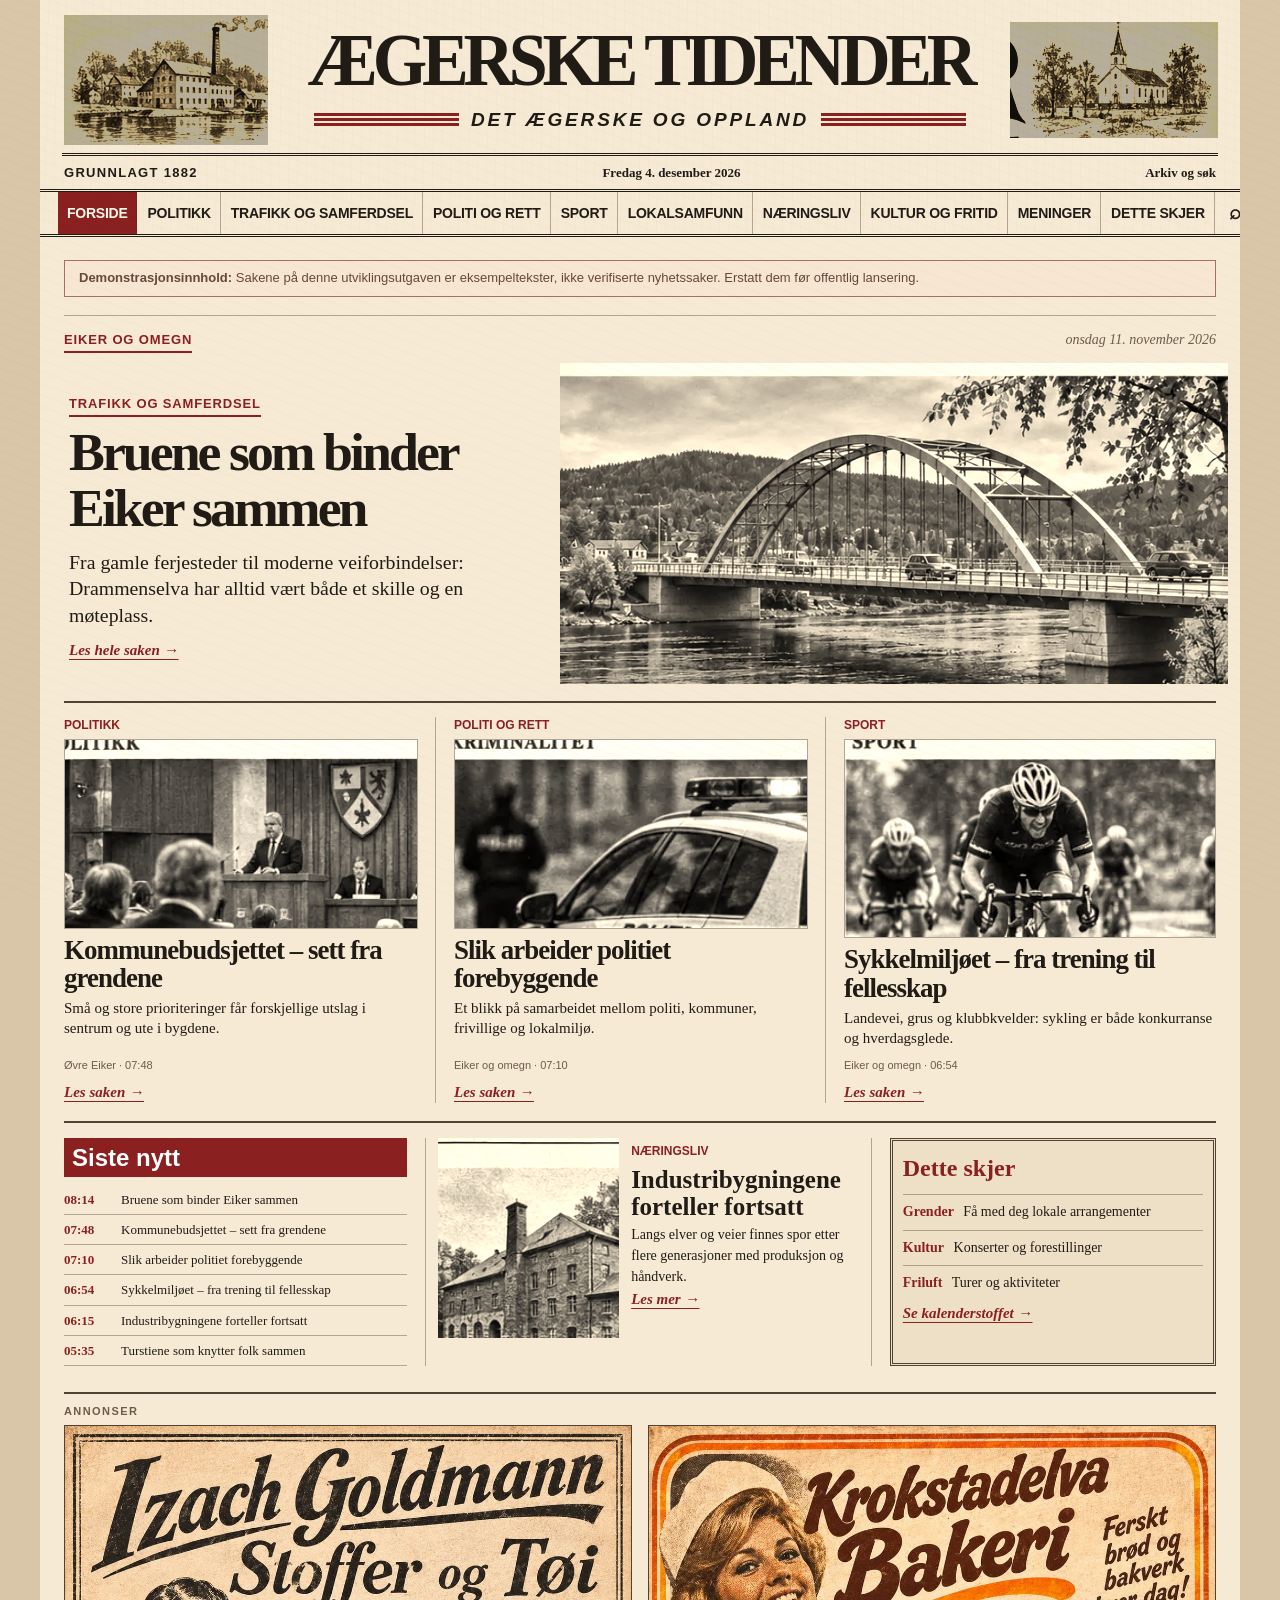
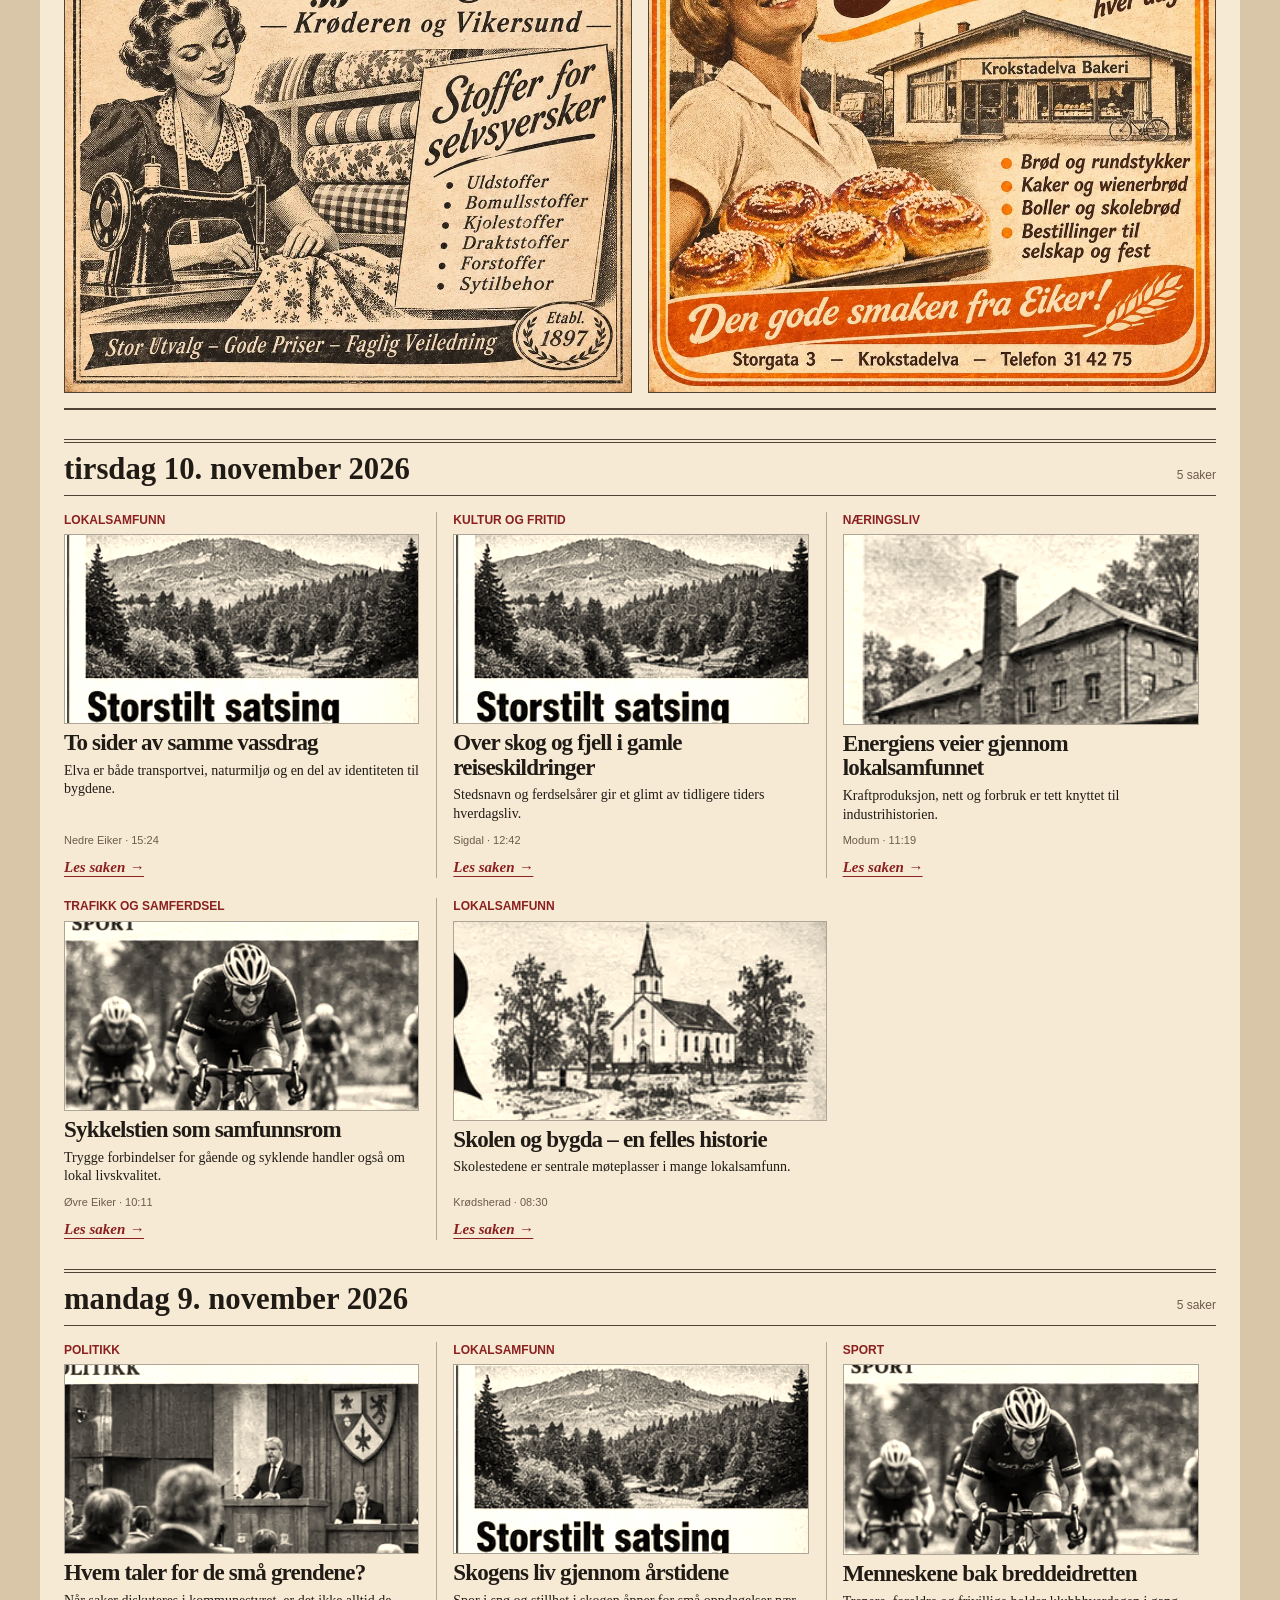
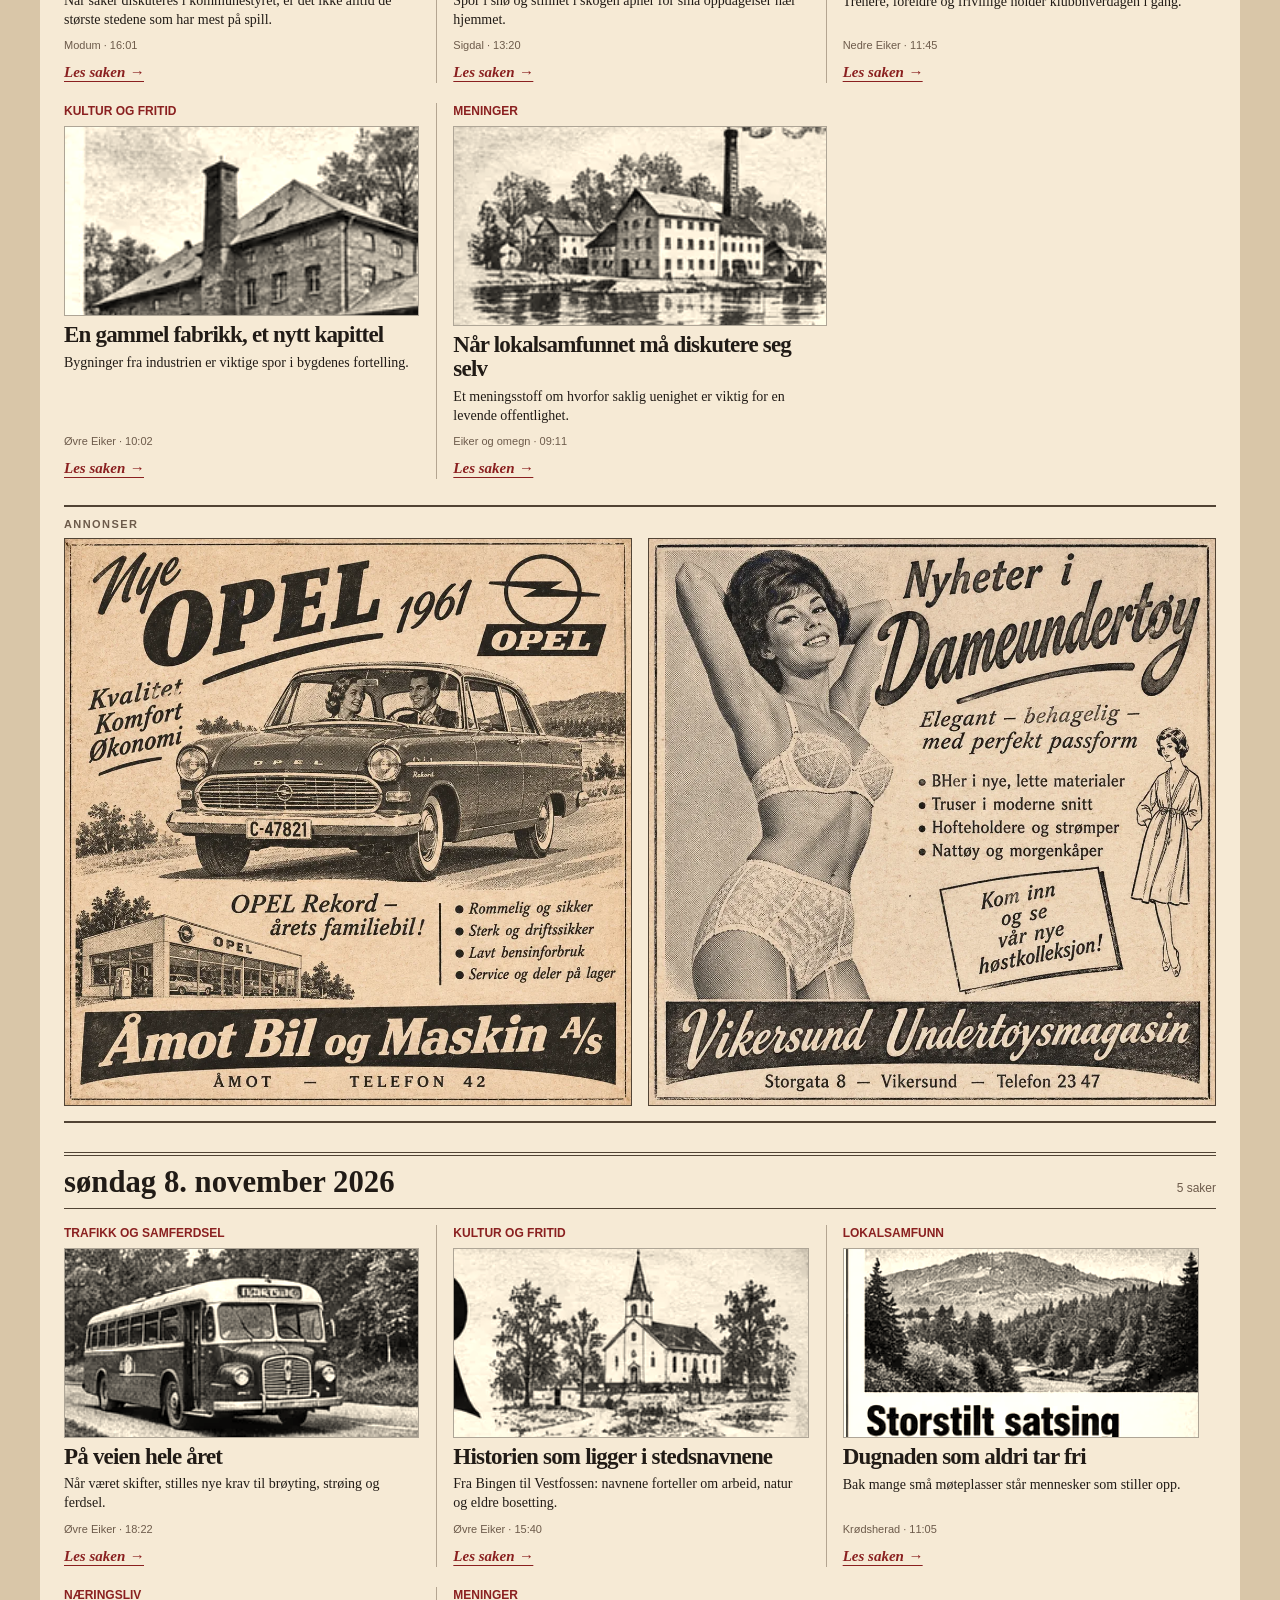
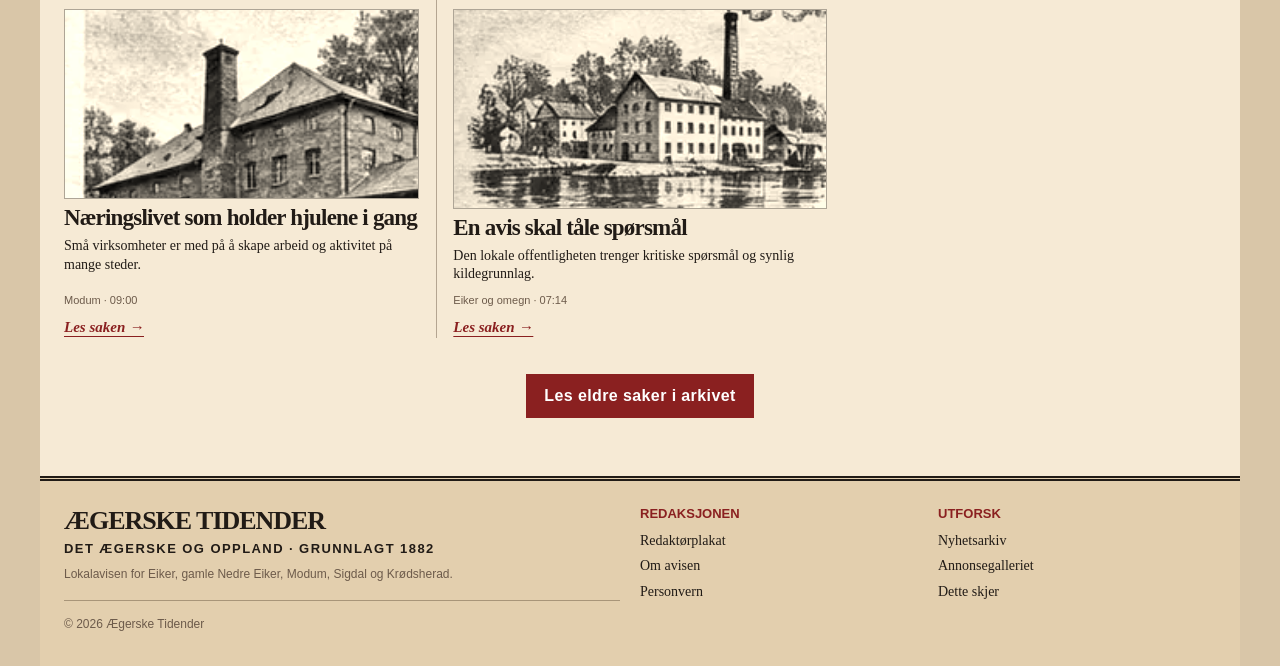
<file: index.html>
<!doctype html><html lang="nb"><head><meta charset="utf-8"><meta name="viewport" content="width=device-width,initial-scale=1"><meta name="theme-color" content="#eadcc1"><meta name="description" content="Ægerske Tidender – Det Ægerske og Oppland. Lokalavis grunnlagt 1882."><title>Ægerske Tidender – Forside</title><link rel="stylesheet" href="css/avis.css"><script defer src="js/avis.js"></script><link rel="icon" href="assets/emblem.webp" type="image/webp">
<link rel="apple-touch-icon" href="assets/emblem.png">
</head><body data-page="home"><div id="site-header"></div><main id="content" class="content"><div class="loading">Laster dagens saker …</div></main><div id="site-footer"></div></body></html>
</file>
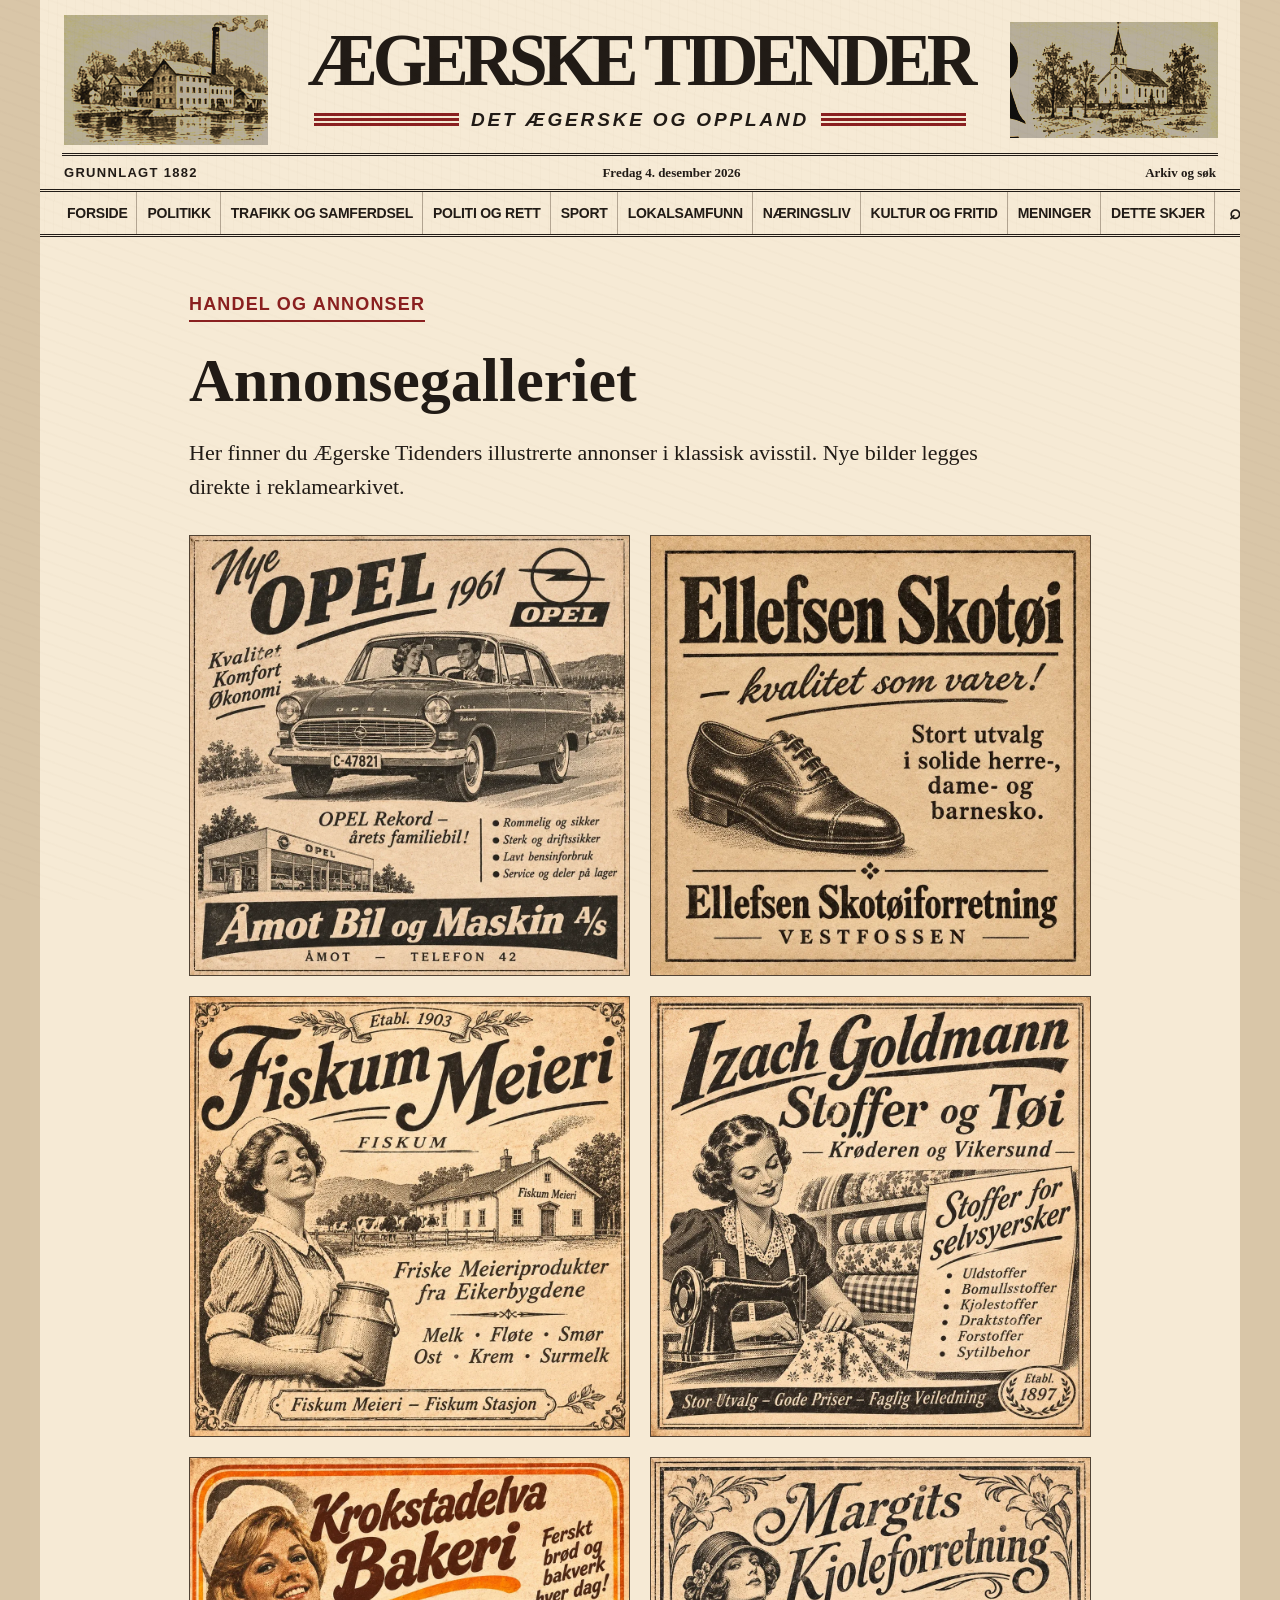
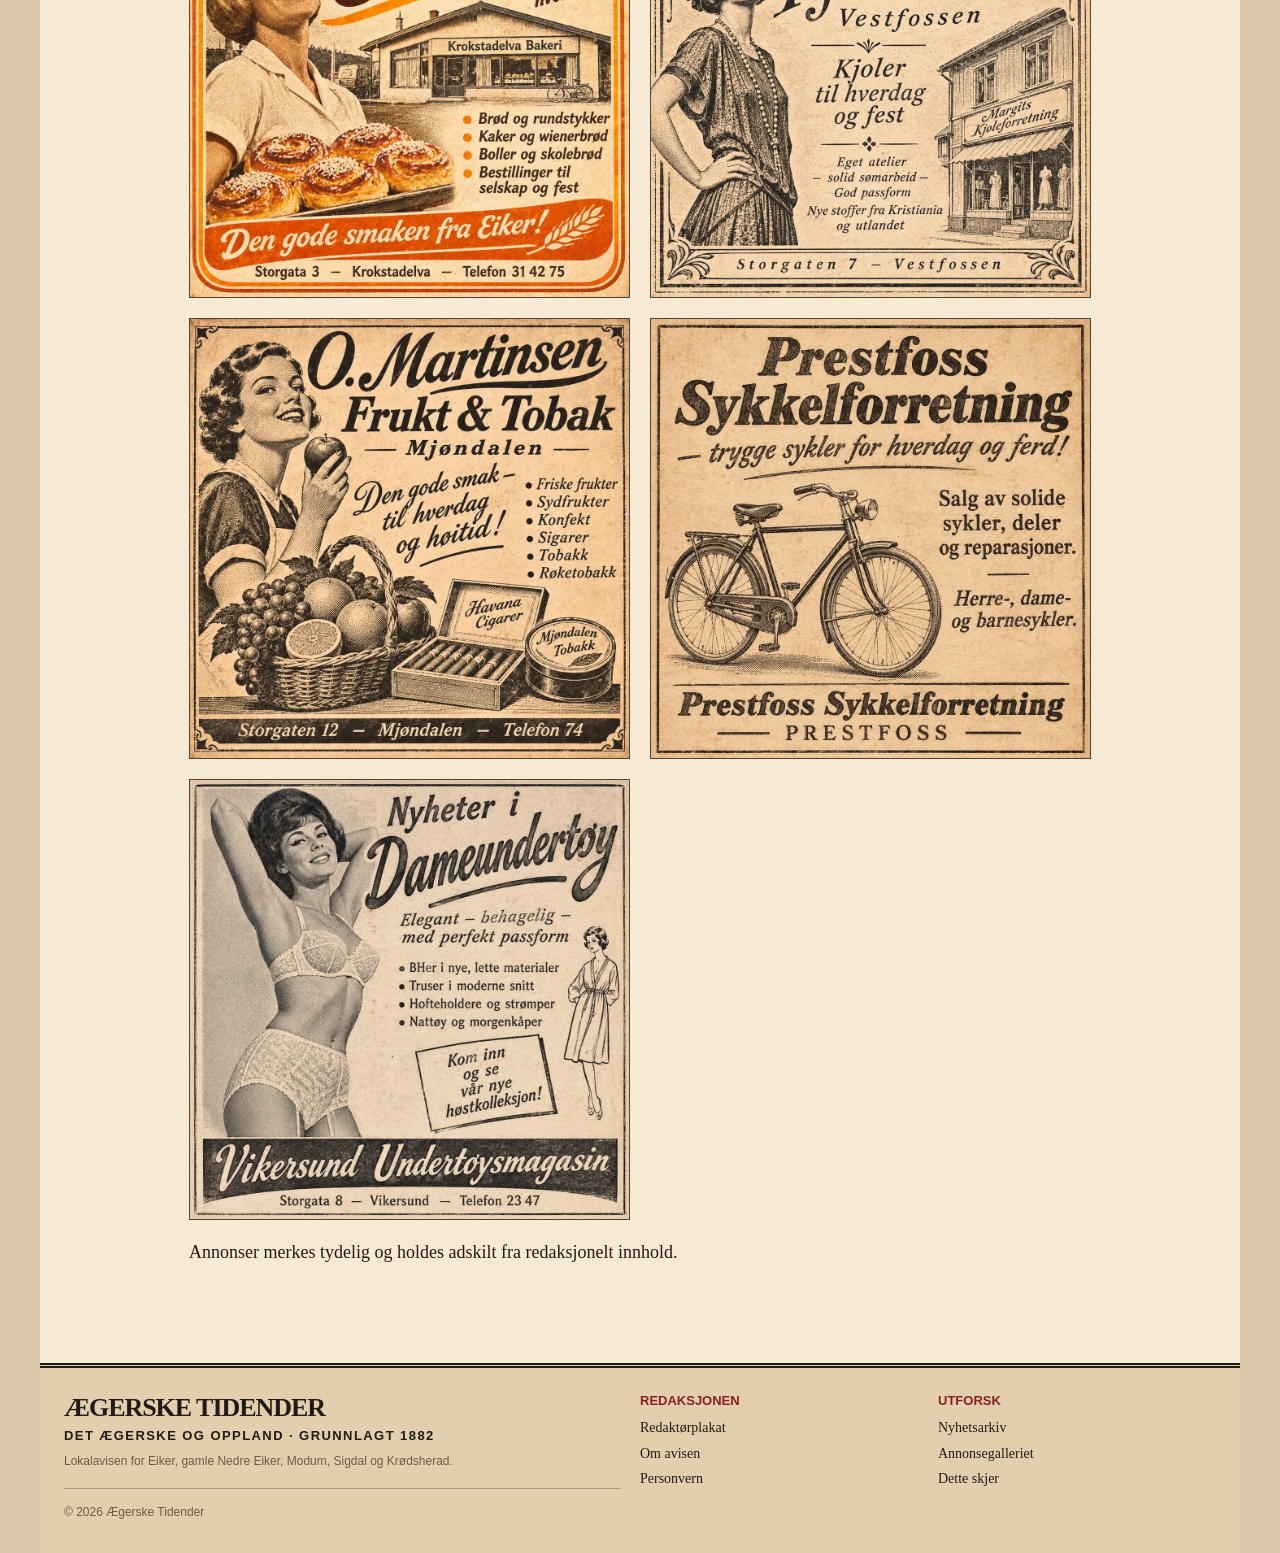
<file: annonser.html>
<!doctype html><html lang="nb"><head><meta charset="utf-8"><meta name="viewport" content="width=device-width,initial-scale=1"><meta name="theme-color" content="#eadcc1"><title>Annonser – Ægerske Tidender</title><link rel="stylesheet" href="css/avis.css"><script defer src="js/avis.js"></script><link rel="icon" href="assets/emblem.webp" type="image/webp">
<link rel="apple-touch-icon" href="assets/emblem.png">
</head><body data-page="ads"><div id="site-header"></div><main id="content" class="content"></main><div id="site-footer"></div></body></html>
</file>
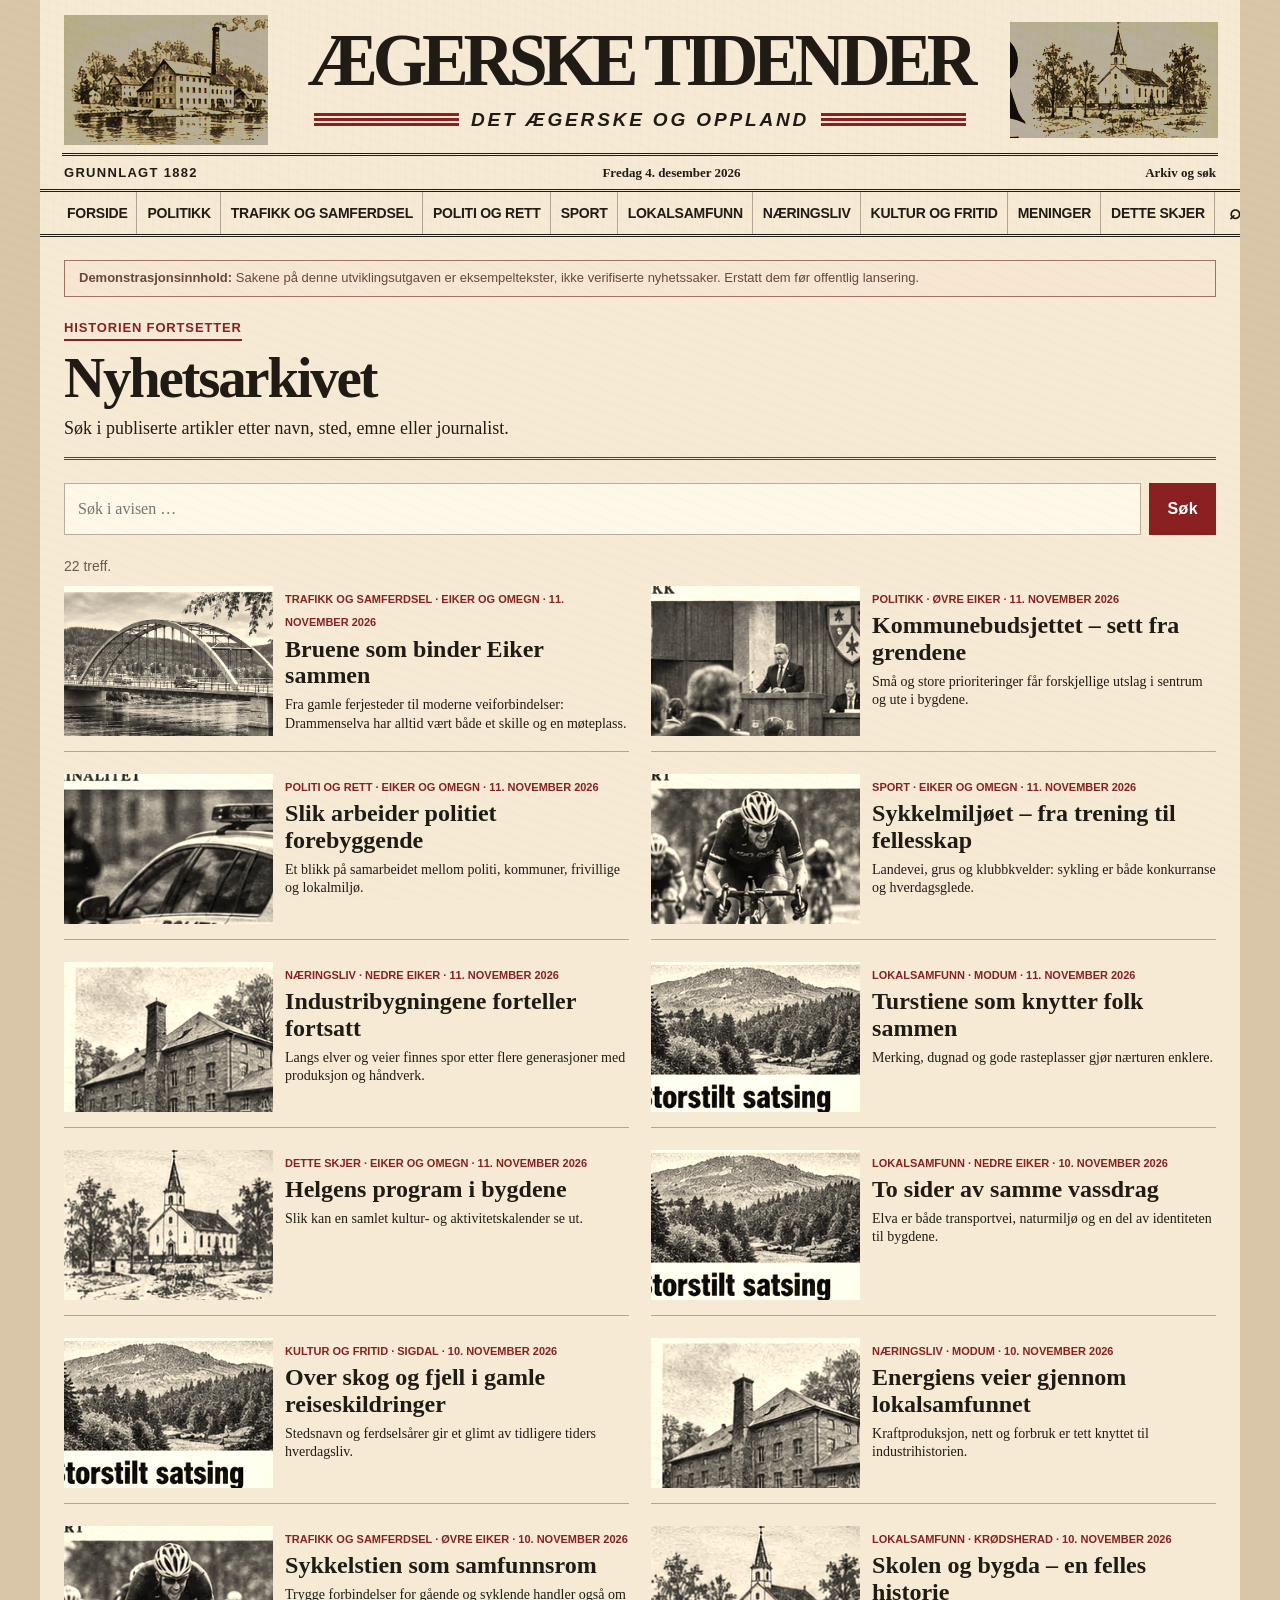
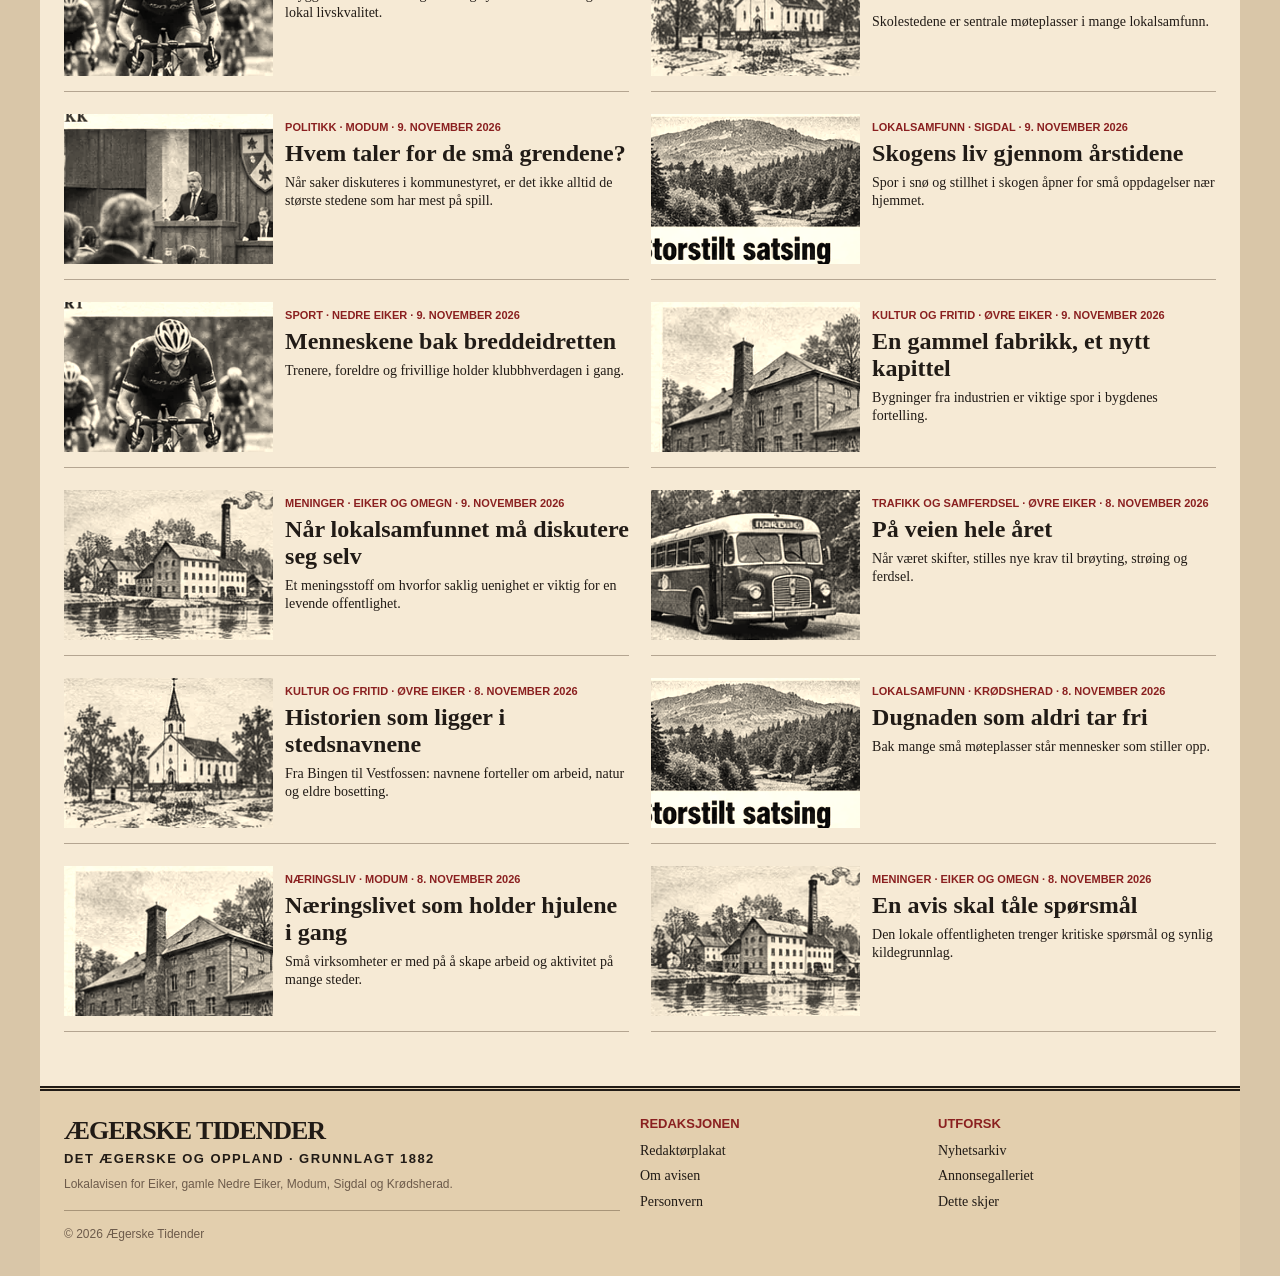
<file: arkiv.html>
<!doctype html><html lang="nb"><head><meta charset="utf-8"><meta name="viewport" content="width=device-width,initial-scale=1"><meta name="theme-color" content="#eadcc1"><title>Arkiv og søk – Ægerske Tidender</title><link rel="stylesheet" href="css/avis.css"><script defer src="js/avis.js"></script><link rel="icon" href="assets/emblem.webp" type="image/webp">
<link rel="apple-touch-icon" href="assets/emblem.png">
</head><body data-page="archive"><div id="site-header"></div><main id="content" class="content"><div class="loading">Laster arkiv …</div></main><div id="site-footer"></div></body></html>
</file>
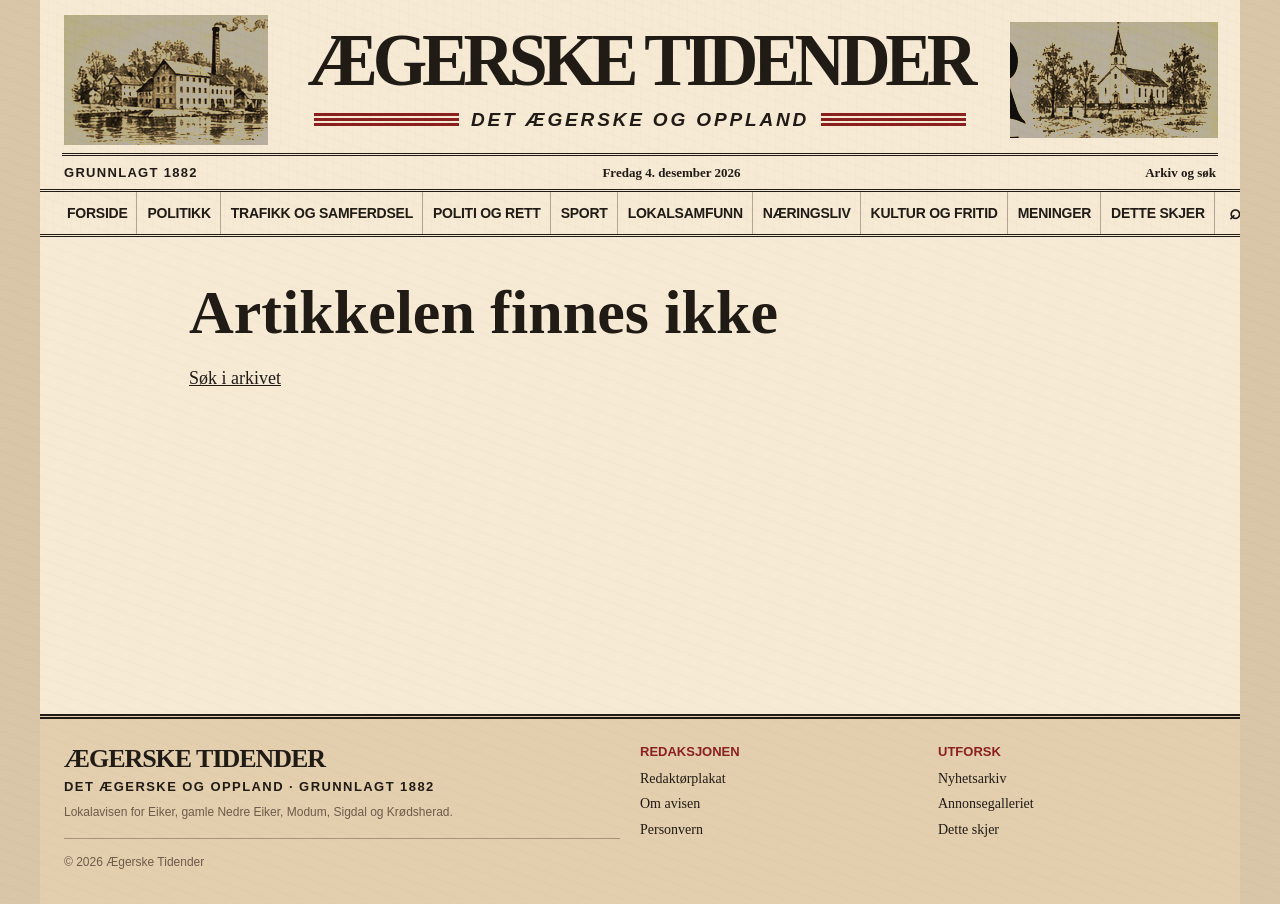
<file: artikkel.html>
<!doctype html><html lang="nb"><head><meta charset="utf-8"><meta name="viewport" content="width=device-width,initial-scale=1"><meta name="theme-color" content="#eadcc1"><title>Artikkel – Ægerske Tidender</title><link rel="stylesheet" href="css/avis.css"><script defer src="js/avis.js"></script><link rel="icon" href="assets/emblem.webp" type="image/webp">
<link rel="apple-touch-icon" href="assets/emblem.png">
</head><body data-page="article"><div id="site-header"></div><main id="content" class="content"><div class="loading">Laster artikkel …</div></main><div id="site-footer"></div></body></html>
</file>
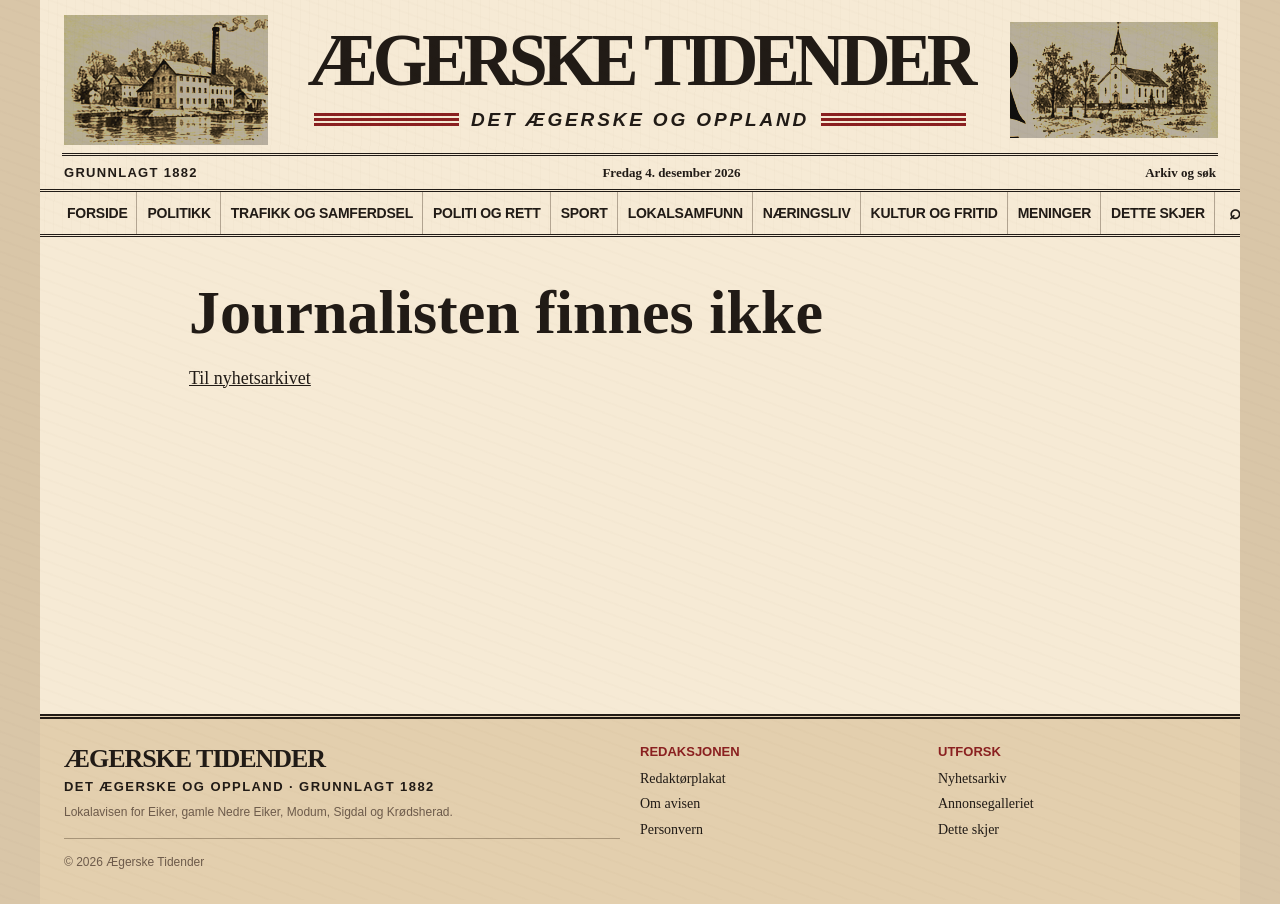
<file: journalist.html>
<!doctype html><html lang="nb"><head><meta charset="utf-8"><meta name="viewport" content="width=device-width,initial-scale=1"><meta name="theme-color" content="#eadcc1"><title>Journalist – Ægerske Tidender</title><link rel="stylesheet" href="css/avis.css"><script defer src="js/avis.js"></script><link rel="icon" href="assets/emblem.webp" type="image/webp">
<link rel="apple-touch-icon" href="assets/emblem.png">
</head><body data-page="journalist"><div id="site-header"></div><main id="content" class="content"><div class="loading">Laster journalistprofil …</div></main><div id="site-footer"></div></body></html>
</file>
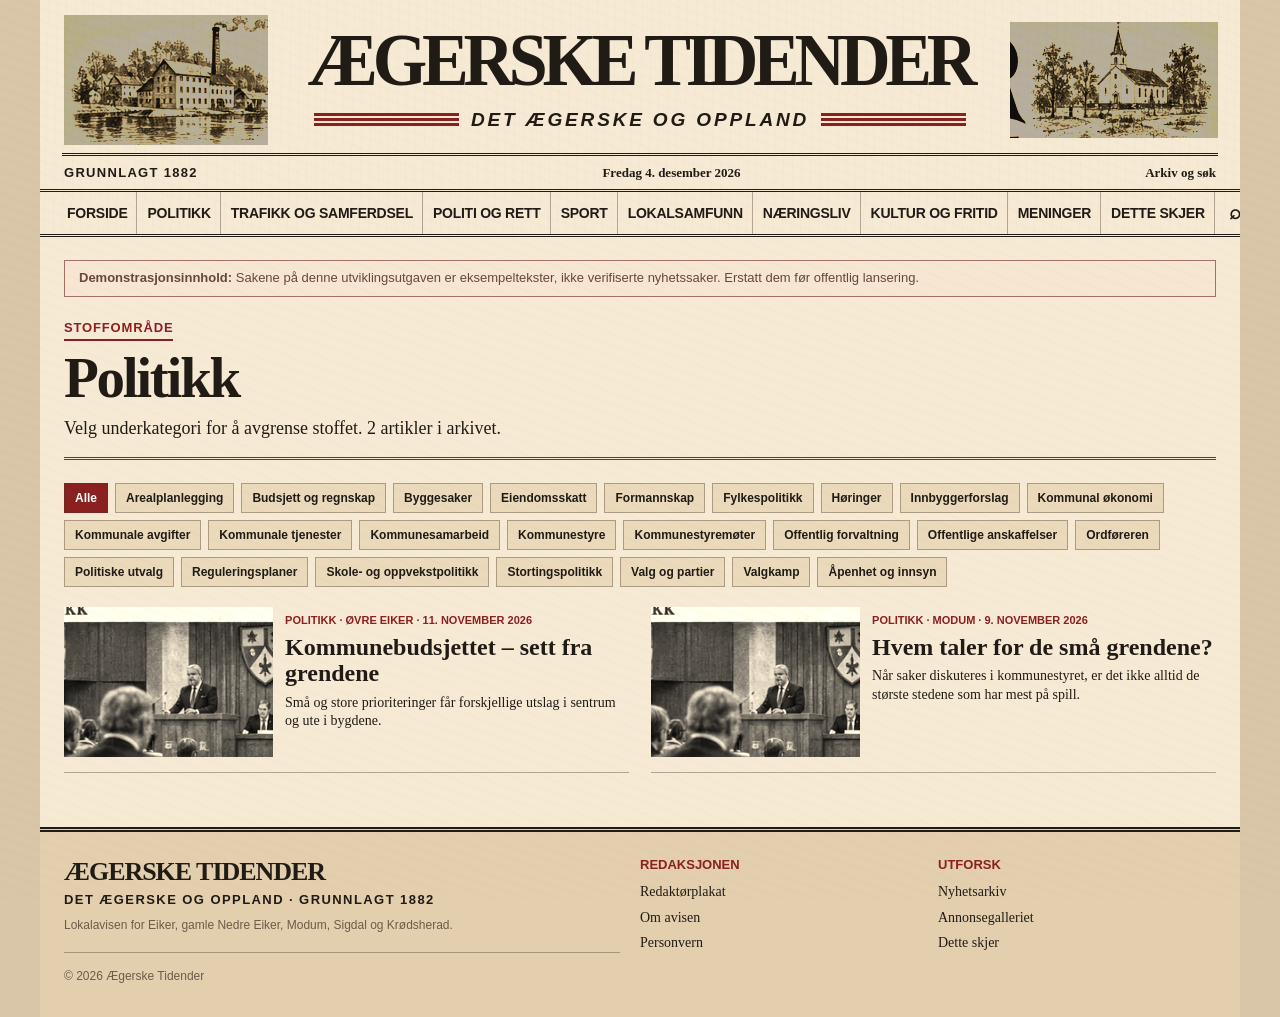
<file: kategori.html>
<!doctype html><html lang="nb"><head><meta charset="utf-8"><meta name="viewport" content="width=device-width,initial-scale=1"><meta name="theme-color" content="#eadcc1"><title>Kategorier – Ægerske Tidender</title><link rel="stylesheet" href="css/avis.css"><script defer src="js/avis.js"></script><link rel="icon" href="assets/emblem.webp" type="image/webp">
<link rel="apple-touch-icon" href="assets/emblem.png">
</head><body data-page="category"><div id="site-header"></div><main id="content" class="content"><div class="loading">Laster kategori …</div></main><div id="site-footer"></div></body></html>
</file>
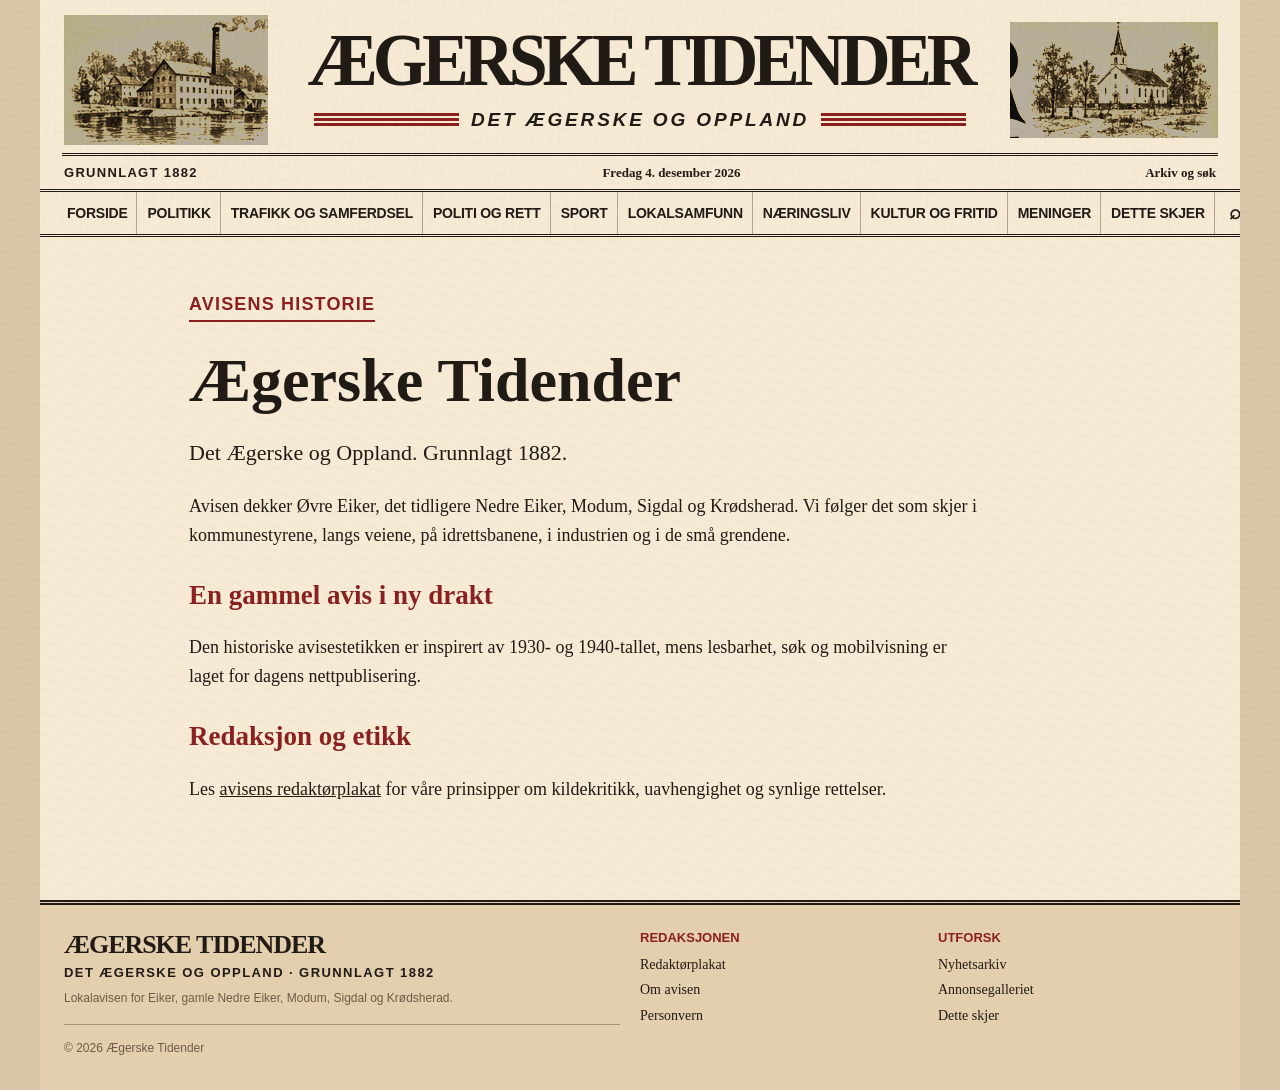
<file: om.html>
<!doctype html><html lang="nb"><head><meta charset="utf-8"><meta name="viewport" content="width=device-width,initial-scale=1"><meta name="theme-color" content="#eadcc1"><title>Om avisen – Ægerske Tidender</title><link rel="stylesheet" href="css/avis.css"><script defer src="js/avis.js"></script><link rel="icon" href="assets/emblem.webp" type="image/webp">
<link rel="apple-touch-icon" href="assets/emblem.png">
</head><body data-page="about"><div id="site-header"></div><main id="content" class="content"></main><div id="site-footer"></div></body></html>
</file>
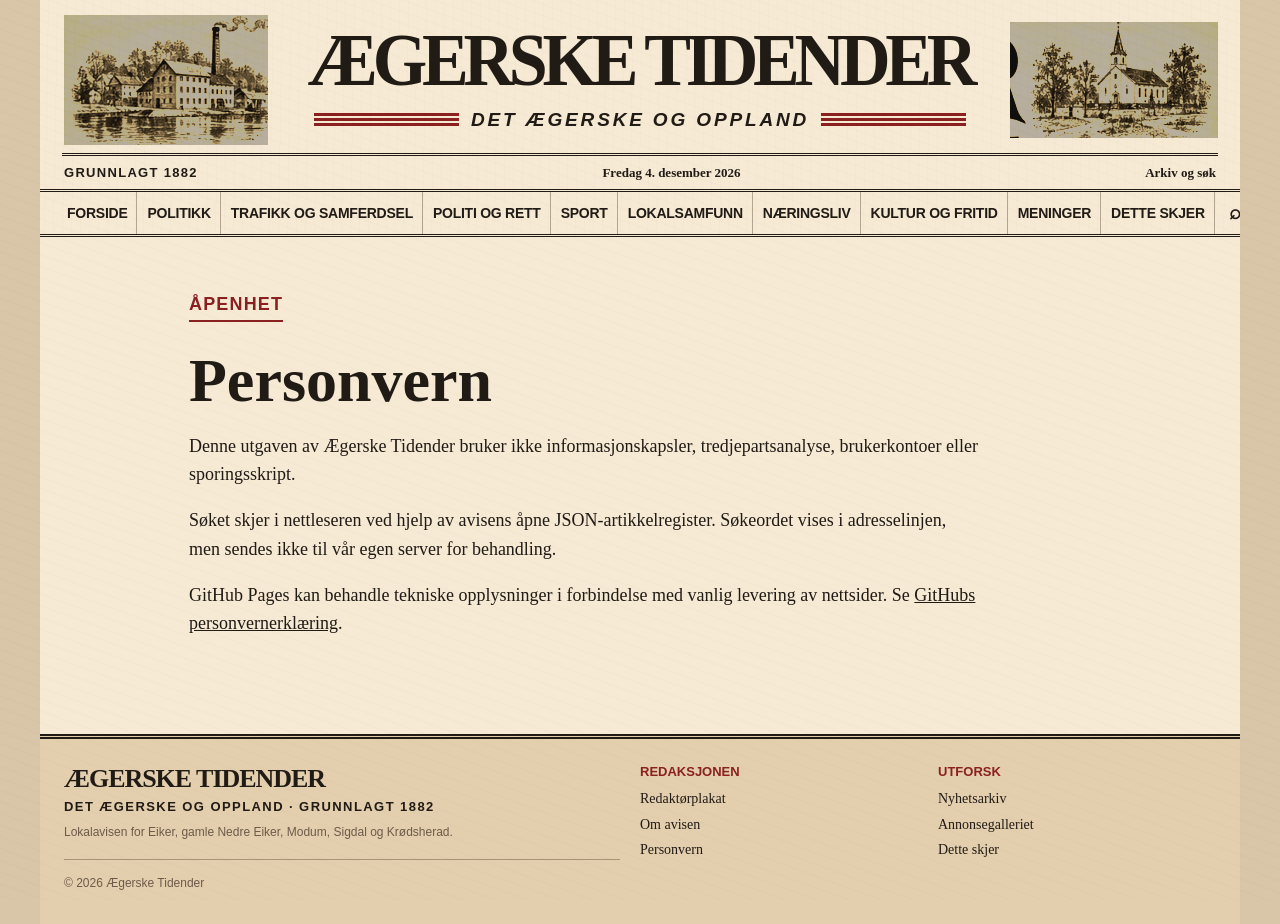
<file: personvern.html>
<!doctype html><html lang="nb"><head><meta charset="utf-8"><meta name="viewport" content="width=device-width,initial-scale=1"><meta name="theme-color" content="#eadcc1"><title>Personvern – Ægerske Tidender</title><link rel="stylesheet" href="css/avis.css"><script defer src="js/avis.js"></script><link rel="icon" href="assets/emblem.webp" type="image/webp">
<link rel="apple-touch-icon" href="assets/emblem.png">
</head><body data-page="privacy"><div id="site-header"></div><main id="content" class="content"></main><div id="site-footer"></div></body></html>
</file>
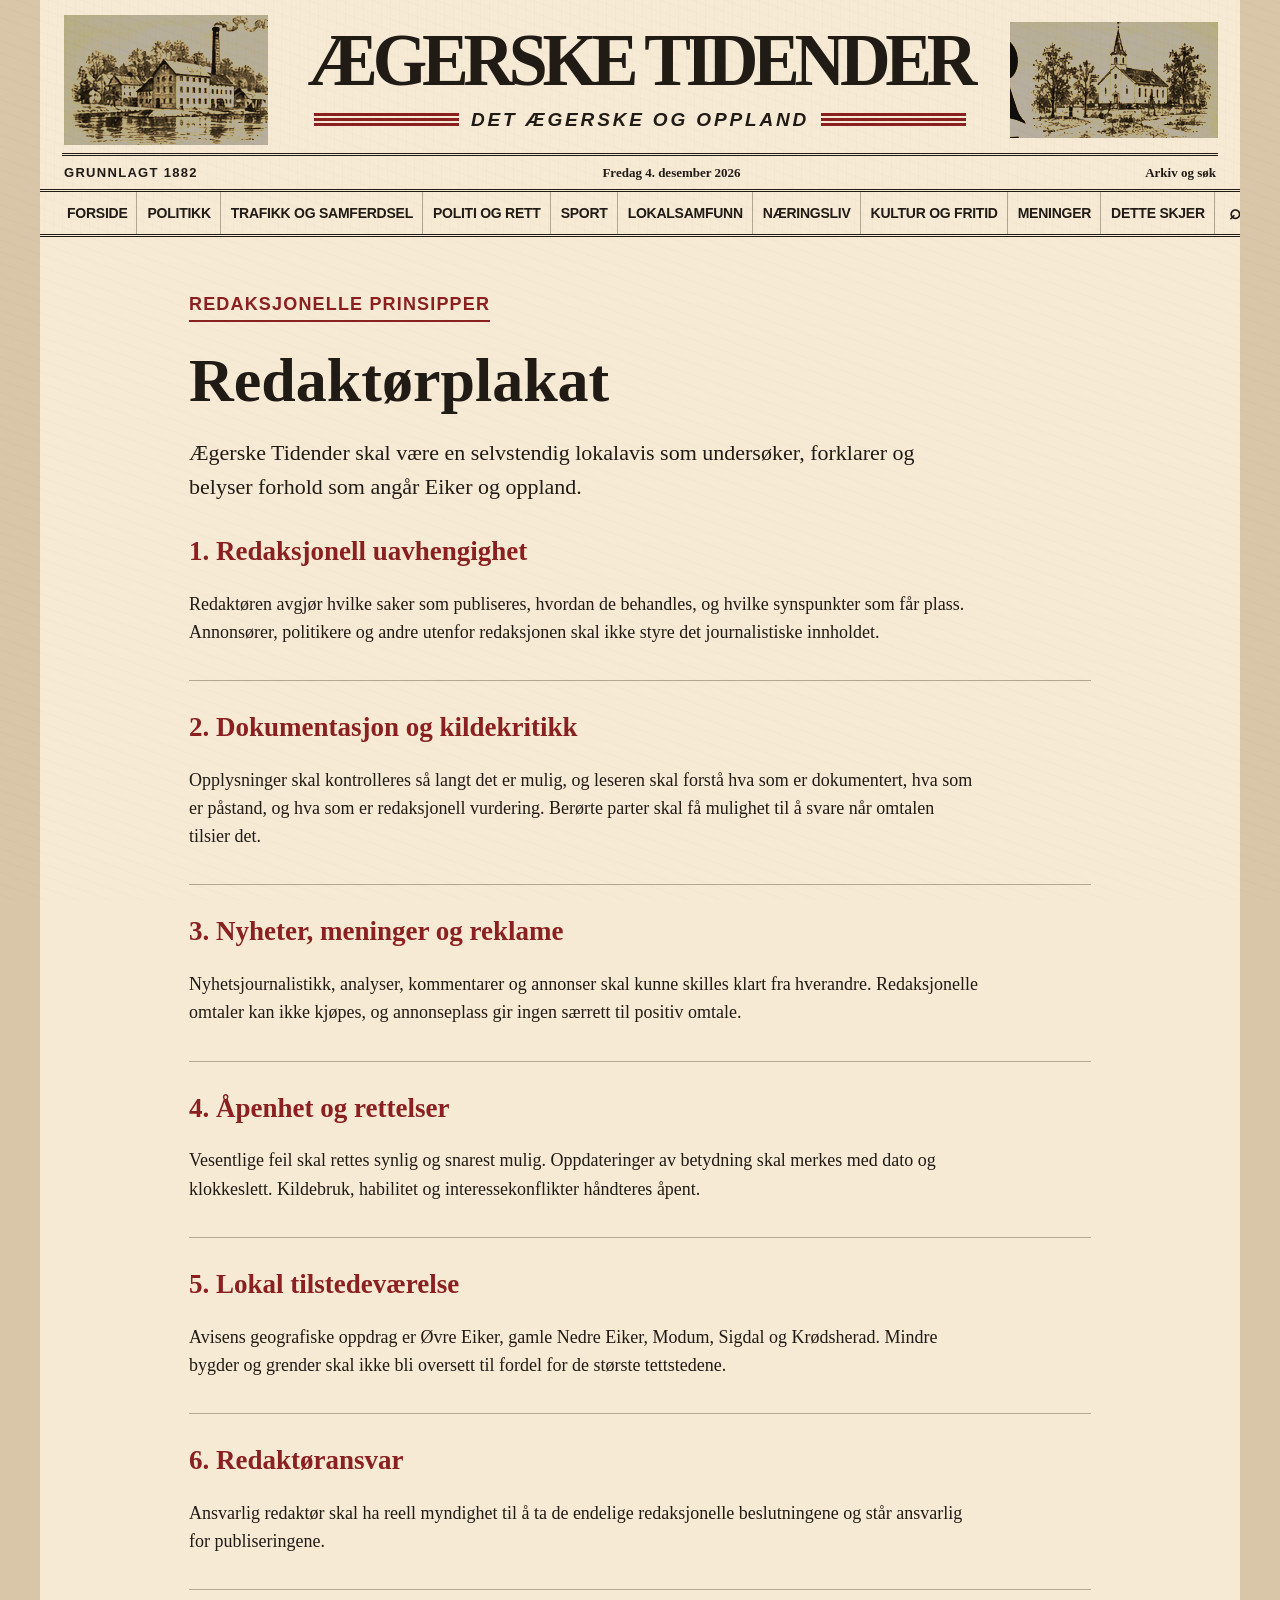
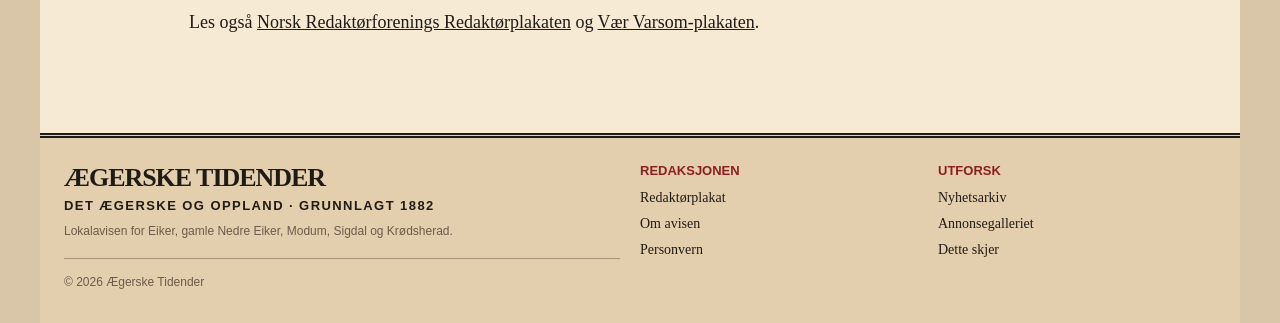
<file: redaktorplakat.html>
<!doctype html><html lang="nb"><head><meta charset="utf-8"><meta name="viewport" content="width=device-width,initial-scale=1"><meta name="theme-color" content="#eadcc1"><title>Redaktørplakat – Ægerske Tidender</title><link rel="stylesheet" href="css/avis.css"><script defer src="js/avis.js"></script><link rel="icon" href="assets/emblem.webp" type="image/webp">
<link rel="apple-touch-icon" href="assets/emblem.png">
</head><body data-page="editor"><div id="site-header"></div><main id="content" class="content"></main><div id="site-footer"></div></body></html>
</file>
<file: css/avis.css>
:root {--paper:#efe2c8;--paper-light:#f6ead5;--ink:#211b16;--muted:#6d5b4b;--red:#8a2020;--line:#514334;--border:rgba(71,53,36,.38);--sans:'Arial Narrow','Franklin Gothic Medium',Arial,sans-serif;--serif:Georgia,'Times New Roman',serif;}
*{box-sizing:border-box}html{scroll-behavior:smooth}body{margin:0;color:var(--ink);background:#d9c6a8;font-family:var(--serif);line-height:1.47}
body::before{content:'';position:fixed;inset:0;pointer-events:none;z-index:30;opacity:.16;background-image:repeating-linear-gradient(20deg,transparent 0 3px,rgba(80,56,24,.07) 4px 5px,transparent 6px 11px)}
a{color:inherit}a:hover{color:var(--red)}button,input{font:inherit}button{cursor:pointer}button:focus-visible,a:focus-visible,input:focus-visible{outline:3px solid var(--red);outline-offset:3px}
.site-shell{max-width:1200px;margin:auto;background:var(--paper-light);min-height:100vh;box-shadow:0 0 24px #5b473b50;position:relative}
.site-shell::after{content:'';position:absolute;inset:0;pointer-events:none;background:repeating-linear-gradient(91deg,transparent 0 8px,rgba(87,67,44,.015) 8px 9px);mix-blend-mode:multiply}
.masthead{max-width:1200px;margin:0 auto;background:var(--paper-light);padding:15px 22px 0;border-bottom:3px double var(--ink)}.masthead-grid{display:grid;grid-template-columns:minmax(110px,1fr) minmax(0,3.4fr) minmax(110px,1fr);align-items:center;gap:16px;border-bottom:3px double var(--ink);padding-bottom:8px}
.masthead-engraving{width:100%;aspect-ratio:1.6;object-fit:contain;filter:sepia(1) contrast(1.5) brightness(.73);mix-blend-mode:multiply;opacity:.94}
.logo-wrap{text-align:center;min-width:0}.masthead-name{display:inline-block;white-space:nowrap;font-family:Georgia,'Times New Roman',serif;font-weight:900;letter-spacing:-.075em;font-size:clamp(27px,5.8vw,73px);line-height:.97;text-decoration:none;text-transform:uppercase;font-stretch:condensed;transform:scaleX(.96)}.masthead-name:hover{color:var(--ink)}
.masthead-tagline{display:flex;align-items:center;justify-content:center;gap:12px;margin-top:9px;font-family:var(--sans);font-size:clamp(11px,1.5vw,19px);font-weight:900;letter-spacing:.15em;text-transform:uppercase;font-style:italic;white-space:nowrap}.deco-line{height:3px;position:relative;background:var(--red);flex:1;max-width:145px;box-shadow:0 5px var(--red),0 -5px var(--red)}
.masthead-meta{display:flex;justify-content:space-between;align-items:center;gap:14px;padding:7px 2px;font-size:13px;font-weight:700}.meta-founded{text-transform:uppercase;letter-spacing:.1em;font-family:var(--sans)}
.primary-nav{max-width:1200px;margin:0 auto;background:var(--paper-light);border-bottom:3px double var(--ink);padding:0 18px;display:flex;align-items:stretch;gap:1px;overflow-x:auto;scrollbar-width:thin;scrollbar-color:#9f8c77 transparent}.primary-nav a{text-decoration:none;white-space:nowrap;padding:11px 9px 10px;font-family:var(--sans);font-weight:800;font-size:clamp(11px,1.13vw,14px);text-transform:uppercase;border-right:1px solid var(--border);letter-spacing:-.018em}.primary-nav a:hover,.primary-nav a[aria-current=page]{background:var(--red);color:#fff8e8}.nav-search{border:0;background:transparent;min-width:38px;font-size:20px;font-family:var(--sans);font-weight:bold;color:var(--ink);margin-left:auto}.nav-search:hover{background:var(--red);color:white}
.search-drawer{max-width:1200px;margin:auto;background:#e7d3b3;padding:12px 24px;display:none;gap:10px;border-bottom:2px solid var(--ink)}.search-drawer.open{display:flex}.search-drawer input{padding:10px 12px;flex:1;min-width:0;background:#fff7e9;border:1px solid var(--line)}.search-drawer button,.btn{padding:10px 18px;background:var(--red);color:white;border:0;font-family:var(--sans);font-weight:800;letter-spacing:.025em;text-decoration:none;display:inline-block}.btn:hover,.search-drawer button:hover{background:#5e1010;color:white}
.content{max-width:1200px;min-height:400px;margin:auto;background:var(--paper-light);padding:23px 24px 54px}.content>:first-child{margin-top:0}.loading{min-height:50vh;text-align:center;padding-top:70px;color:var(--muted)}
.demo-notice{border:1px solid #a67160;background:#f6e6d2;padding:8px 14px;font-size:13px;margin:0 0 18px;font-family:var(--sans);line-height:1.45;color:#67483b}.demo-notice strong{font-weight:900}
.eyebrow{font-family:var(--sans);font-weight:900;color:var(--red);font-size:13px;text-transform:uppercase;letter-spacing:.065em}.eyebrow.underlined{display:inline-block;padding-bottom:2px;border-bottom:2px solid var(--red)}.line-title{font-family:var(--sans);font-size:24px;text-transform:uppercase;letter-spacing:.03em;border-bottom:3px double var(--ink);padding-bottom:7px;margin:2px 0 17px}
.front-heading{display:flex;align-items:baseline;justify-content:space-between;gap:12px;border-top:1px solid var(--border);padding-top:14px;margin-bottom:10px}.front-heading .date-label{font-size:14px;color:var(--muted);font-style:italic}
.hero{display:grid;grid-template-columns:42% 58%;min-height:340px;border-bottom:2px solid var(--line);margin-bottom:14px;padding-bottom:17px;text-decoration:none;gap:12px}.hero-copy{position:relative;z-index:1;padding:16px 0 10px 5px;align-self:center}.hero-copy h1{font-size:clamp(33px,4.2vw,60px);line-height:1.04;letter-spacing:-.055em;margin:8px 0 12px;font-weight:900}.hero-copy .ingress{font-size:clamp(16px,1.55vw,22px);line-height:1.33;margin:0 0 10px}.readmore{display:inline-block;color:var(--red);font-weight:bold;font-style:italic;text-decoration:underline;text-underline-offset:4px;font-size:15px}.hero img{width:100%;height:100%;min-height:310px;object-fit:cover;filter:grayscale(1) sepia(.45) contrast(1.05)}
.story-grid{display:grid;grid-template-columns:repeat(3,minmax(0,1fr));gap:18px;margin-bottom:18px}.story-card{text-decoration:none;display:flex;flex-direction:column;min-width:0;border-right:1px solid var(--border);padding-right:17px}.story-card:last-child{border-right:0;padding-right:0}.story-card .card-photo{width:100%;aspect-ratio:1.87;object-fit:cover;filter:grayscale(1) sepia(.35) contrast(1.06);border:1px solid rgba(83,66,46,.25);background:#c5b29a}.story-card h3{font-size:clamp(19px,2.1vw,28px);line-height:1.07;letter-spacing:-.035em;margin:7px 0 6px}.story-card p{font-size:15px;line-height:1.33;margin:0 0 8px;flex:1}.story-card .card-meta{font-family:var(--sans);font-size:11px;color:var(--muted);margin:0 0 8px}.story-card:hover h3{color:var(--red)}.card-kicker{font-family:var(--sans);font-size:12px;font-weight:900;color:var(--red);text-transform:uppercase;margin:0 0 5px}
.middle-grid{display:grid;grid-template-columns:1fr 1.3fr .95fr;gap:18px;align-items:stretch;padding-top:15px;border-top:2px solid var(--line)}.ticker{min-width:0}.ticker h2{font-family:var(--sans);font-size:24px;background:var(--red);color:white;padding:2px 8px;margin:0 0 8px}.ticker ul{padding:0;margin:0;list-style:none}.ticker li{display:grid;grid-template-columns:50px 1fr;gap:7px;border-bottom:1px solid var(--border);padding:5px 0;font-size:13px}.ticker time{color:var(--red);font-weight:bold}.ticker a{text-decoration:none}.minor-feature{display:grid;grid-template-columns:43% 1fr;gap:12px;text-decoration:none;border-inline:1px solid var(--border);padding:0 12px;min-width:0}.minor-feature img{width:100%;height:100%;max-height:200px;object-fit:cover;filter:grayscale(1) sepia(.45)}.minor-feature h3{font-size:25px;margin:5px 0;line-height:1.08}.minor-feature p{font-size:14px;margin:0}.calendar-box{border:3px double var(--line);padding:10px;background:#eee0c6}.calendar-box h2{font-size:24px;margin:0 0 8px;color:var(--red)}.calendar-box ul{list-style:none;padding:0;margin:0}.calendar-box li{border-top:1px solid var(--border);padding:7px 0;font-size:14px}.calendar-box strong{color:var(--red);margin-right:6px}
.ad-strip{border-top:2px solid var(--line);border-bottom:2px solid var(--line);margin:26px 0;padding:11px 0 15px}.ad-strip h2{font:800 11px var(--sans);text-transform:uppercase;letter-spacing:.13em;color:var(--muted);margin:0 0 8px}.ad-grid{display:grid;grid-template-columns:repeat(3,minmax(0,1fr));gap:12px}.ad{min-width:0;position:relative;display:flex;flex-direction:column;justify-content:space-between;text-align:center;text-decoration:none;min-height:170px;padding:13px 12px;border:3px double var(--ink);background:#e4d2b1;color:var(--ink);box-shadow:inset 0 0 0 4px #e4d2b1,inset 0 0 0 5px rgba(38,31,23,.35)}.ad:hover{background:#d9c4a5;color:var(--ink)}.ad .ad-brand{font-family:var(--serif);font-weight:900;font-size:clamp(21px,2.3vw,32px);line-height:1.05;text-transform:uppercase;letter-spacing:-.04em}.ad .ad-tagline{font:italic 700 15px var(--serif);color:var(--red);margin:5px 0}.ad .ad-description{font-size:13px;line-height:1.3;margin:5px 0}.ad .ad-note{font:700 11px var(--sans);letter-spacing:.09em;text-transform:uppercase;border-top:1px solid var(--line);padding-top:6px}.ad.sko:before,.ad.melk:before,.ad.radio:before,.ad.sykkel:before,.ad.ull:before{font-size:22px;line-height:1;display:block;margin-bottom:7px}.ad.sko:before{content:'◆ ◆ ◆'}.ad.melk:before{content:'✦  M  ✦'}.ad.radio:before{content:')))  ◉  ((('}.ad.sykkel:before{content:'◉—◉'}.ad.ull:before{content:'❖ ❖ ❖'}
.day-section{margin-top:29px;border-top:4px double var(--line);padding-top:10px}.day-header{display:flex;align-items:baseline;justify-content:space-between;gap:8px;border-bottom:1px solid var(--line);margin-bottom:16px;padding-bottom:8px}.day-header h2{margin:0;font-size:clamp(23px,2.4vw,32px);line-height:1.1}.day-header span{font-family:var(--sans);font-size:12px;color:var(--muted)}.day-grid{display:grid;grid-template-columns:repeat(3,minmax(0,1fr));gap:20px 16px}.day-grid .story-card:nth-child(3n){border:0}.day-grid .story-card p{font-size:14px}.day-grid .story-card h3{font-size:23px}.day-footer{text-align:right;margin:20px 0 2px}.archive-cta{text-align:center;margin:36px auto 4px}
.page-intro{margin:8px 0 23px;border-bottom:3px double var(--line);padding-bottom:16px}.page-intro h1{font-size:clamp(36px,4.5vw,57px);line-height:1.05;letter-spacing:-.04em;margin:7px 0 7px}.page-intro .intro-lead{max-width:810px;font-size:18px;margin:0}.filter-pills{display:flex;flex-wrap:wrap;gap:7px;margin:12px 0 20px}.filter-pills a{font:700 12px var(--sans);padding:7px 10px;border:1px solid var(--border);text-decoration:none;background:#ead9ba}.filter-pills a.selected,.filter-pills a:hover{background:var(--red);color:white}
.listing{display:grid;grid-template-columns:repeat(2,minmax(0,1fr));gap:22px}.list-item{display:grid;grid-template-columns:37% 1fr;gap:12px;border-bottom:1px solid var(--border);padding-bottom:15px;text-decoration:none}.list-item img{width:100%;height:150px;object-fit:cover;filter:grayscale(1) sepia(.4)}.list-item h3{font-size:24px;line-height:1.12;margin:3px 0 7px}.list-item p{font-size:14px;line-height:1.3;margin:0}.list-item small{font:700 11px var(--sans);color:var(--red);text-transform:uppercase}
.breadcrumbs{font-size:13px;padding:0 0 13px;border-bottom:1px solid var(--border);margin-bottom:16px}.breadcrumbs a{text-decoration:none}.breadcrumbs span{color:var(--muted)}.article-container{max-width:1040px;margin:auto}.article-kicker{margin-top:15px}.article-title{max-width:900px;font-size:clamp(39px,6vw,72px);letter-spacing:-.048em;line-height:1.04;margin:9px 0 14px}.article-ingress{font-size:clamp(20px,2.3vw,27px);line-height:1.31;margin:0 0 16px;max-width:900px}.byline{display:flex;align-items:center;flex-wrap:wrap;gap:12px;color:#5f4b3a;font-family:var(--sans);font-size:13px;border-top:1px solid var(--line);border-bottom:1px solid var(--line);padding:9px 0;margin:16px 0}.avatar{width:64px;height:64px;display:inline-grid;place-items:center;color:var(--red);background:#dbbea0;border:1px solid var(--border);border-radius:50%;font-family:var(--sans);font-weight:900;font-size:19px}.avatar-photo{display:block;object-fit:cover;filter:grayscale(1) sepia(.25)}.article-photo{margin:0}.article-photo img{display:block;width:100%;max-height:560px;object-fit:cover;filter:grayscale(1) sepia(.32);border:1px solid var(--border)}.article-photo figcaption{font-size:12px;font-style:italic;margin:6px 0 25px}.article-main{display:grid;grid-template-columns:1fr 260px;gap:32px;align-items:start}.article-text{font-size:20px;line-height:1.67}.article-text p{margin:0 0 23px}.article-text p:first-child::first-letter{float:left;font-size:68px;line-height:.9;padding:9px 7px 0 0}.fact-side{border:3px double var(--line);padding:15px;background:#ead9be;position:sticky;top:20px}.fact-side h3{font:900 22px var(--serif);color:var(--red);margin:0 0 8px}.fact-side dt{font-family:var(--sans);font-size:11px;text-transform:uppercase;color:var(--muted);font-weight:900;margin-top:12px}.fact-side dd{margin:2px 0;font-size:14px}.topics{border-top:1px solid var(--line);margin-top:20px;padding-top:14px;display:flex;gap:6px;flex-wrap:wrap}.topic{display:inline-block;padding:5px 9px;font:700 12px var(--sans);border:1px solid var(--border);text-decoration:none;background:#e8d4b5}.topic:hover{background:var(--red);color:white}
.related-below{border-top:4px double var(--line);padding-top:20px;margin:44px 0 0}.related-below h2{font-size:34px;margin:0 0 12px}.related-note{font-family:var(--sans);font-size:12px;color:var(--muted);margin-bottom:17px}.related-grid{display:grid;grid-template-columns:repeat(3,minmax(0,1fr));gap:19px}.related-grid .story-card:nth-child(3n){border:0}.related-grid .story-card h3{font-size:23px}.related-more{text-align:center;margin-top:22px}
.paper-sheet{max-width:930px;margin:auto;min-height:400px;padding:12px 14px 25px}.paper-sheet h1{font-size:clamp(37px,5vw,62px);margin:8px 0 15px;line-height:1.06}.paper-sheet h2{font-size:27px;margin:27px 0 7px;color:var(--red)}.paper-sheet p,.paper-sheet li{font-size:18px;line-height:1.57;max-width:790px}.paper-sheet .intro{font-size:22px}.principle{padding:0 0 16px;border-bottom:1px solid var(--border)}.principle h2{margin-bottom:3px}.ads-page-grid{display:grid;grid-template-columns:repeat(2,minmax(0,1fr));gap:20px;margin-top:30px}.ads-page-grid .ad{min-height:240px}
.archive-search{display:flex;gap:8px;margin:12px 0 23px}.archive-search input{padding:13px;background:#fff7e7;border:1px solid var(--border);flex:1;min-width:0}.status{font:14px var(--sans);color:var(--muted);margin:12px 0}
.site-footer{max-width:1200px;margin:auto;padding:25px 24px 31px;background:#e3cfae;border-top:5px double var(--ink);display:grid;grid-template-columns:2fr 1fr 1fr;gap:20px}.footer-logo{font:900 26px var(--serif);letter-spacing:-.04em}.footer-tag{font:700 13px var(--sans);letter-spacing:.11em;text-transform:uppercase;margin:5px 0}.footer-title{font:900 13px var(--sans);color:var(--red);text-transform:uppercase;margin-bottom:10px}.site-footer a{display:block;text-decoration:none;margin:5px 0;font-size:14px}.site-footer small{font:12px var(--sans);line-height:1.35;color:var(--muted)}.footnote{border-top:1px solid var(--border);padding-top:10px;margin-top:16px;color:var(--muted)}
@media(max-width:900px){.masthead{padding:12px 14px 0}.masthead-grid{gap:8px}.masthead-name{font-size:clamp(23px,6vw,60px)}.content{padding:18px 16px 42px}.story-grid{gap:12px}.story-card{padding-right:11px}.middle-grid{grid-template-columns:1fr 1fr}.calendar-box{grid-column:1/-1}.minor-feature h3{font-size:22px}.ad-grid{grid-template-columns:repeat(2,1fr)}.ad-grid .ad:last-child{display:none}.primary-nav{padding:0 10px}}
@media(max-width:650px){.masthead-grid{grid-template-columns:1fr;gap:0;padding-bottom:10px}.masthead-engraving{display:none}.masthead-name{font-size:clamp(36px,10vw,66px);letter-spacing:-.08em}.masthead-tagline{font-size:12px;letter-spacing:.13em}.deco-line{max-width:45px}.masthead-meta{font-size:11px}.primary-nav a{font-size:12px;padding:11px 10px}.front-heading{align-items:center}.hero{grid-template-columns:1fr;gap:0}.hero-copy{padding:0 1px 7px}.hero img{height:auto;min-height:0;aspect-ratio:1.7;grid-row:1}.hero-copy h1{font-size:41px}.hero-copy .ingress{font-size:18px}.story-grid{grid-template-columns:1fr;gap:15px}.story-card,.story-card:last-child{display:grid;grid-template-columns:40% 1fr;column-gap:12px;padding:0 0 14px;border-right:0;border-bottom:1px solid var(--border)}.story-card img{grid-row:1/span 5;aspect-ratio:1.1;height:100%}.story-card h3{font-size:23px}.story-card p{display:none}.story-card .card-kicker{margin-top:0}.middle-grid{grid-template-columns:1fr}.minor-feature{border-inline:0;border-top:1px solid var(--border);padding:14px 0}.calendar-box{grid-column:auto}.ad-grid,.day-grid,.listing,.related-grid,.ads-page-grid{grid-template-columns:1fr}.ad-grid .ad:last-child{display:flex}.ad{min-height:150px}.day-grid .story-card{display:grid;grid-template-columns:40% 1fr}.day-grid .story-card:nth-child(3n){border-bottom:1px solid var(--border)}.day-grid .story-card h3{font-size:22px}.list-item{grid-template-columns:38% 1fr}.list-item h3{font-size:21px}.list-item img{height:110px}.article-title{font-size:43px}.article-ingress{font-size:20px}.article-main{grid-template-columns:1fr}.article-text{font-size:18px}.fact-side{position:static}.related-grid .story-card{display:grid;grid-template-columns:40% 1fr}.related-grid .story-card:nth-child(3n){border-bottom:1px solid var(--border)}.related-grid .story-card h3{font-size:21px}.site-footer{grid-template-columns:1fr 1fr;padding:20px}.site-footer>div:first-child{grid-column:1/-1}.archive-search{flex-wrap:wrap}.archive-search input{flex-basis:100%}}
@media(prefers-reduced-motion:reduce){html{scroll-behavior:auto}}

/* Journalistprofiler og klikkbare bylines */
.author-name{font-weight:800;text-decoration:none;border-bottom:1px solid transparent}
.author-name:hover{border-bottom-color:currentColor}
.author-portrait-link{display:inline-grid;flex-shrink:0;text-decoration:none;border-radius:50%}
.author-portrait-link:hover .avatar,.author-portrait-link:focus-visible .avatar{box-shadow:0 0 0 3px var(--red)}
.journalist-profile-head{display:flex;gap:24px;align-items:center;border-bottom:3px double var(--line);padding:18px 0 28px;margin-bottom:28px}
.journalist-profile-photo .avatar{width:128px;height:128px;font-size:36px}
.journalist-profile h1{font-size:clamp(36px,5vw,62px);line-height:1.1;margin:9px 0 12px}
.journalist-profile h2{font-size:clamp(25px,3vw,36px)}
.profile-role{font-family:var(--sans);font-weight:700;font-size:17px;margin:0 0 8px}
.profile-bio{max-width:650px;font-size:17px}
.profile-count{color:var(--muted);font-family:var(--sans);font-weight:700;font-size:13px}
@media(max-width:620px){.journalist-profile-head{align-items:flex-start;gap:15px}.journalist-profile-photo .avatar{width:80px;height:80px;font-size:23px}}

/* Levererte illustrerte annonser; originalformatet er kvadratisk. */
.ad.ad-image{min-height:0;aspect-ratio:1/1;display:block;overflow:hidden;padding:0;background:#e8d6b8;border:1px solid var(--line);box-shadow:none}
.ad-image img{display:block;width:100%;height:100%;object-fit:contain;filter:none}
.ad-grid{grid-template-columns:repeat(2,minmax(0,1fr));gap:18px;align-items:start}
.ads-page-grid .ad.ad-image{min-height:0}
.article-ad-slot{margin:34px auto 0;max-width:340px;text-align:center;border-top:1px solid var(--border);padding-top:10px}
.article-ad-slot h2{font:800 11px var(--sans);letter-spacing:.14em;text-transform:uppercase;color:var(--muted);margin:0 0 10px}
@media(max-width:900px){.ad-grid .ad:last-child{display:block}}
@media(max-width:650px){.ad-grid{grid-template-columns:1fr;max-width:480px;margin-inline:auto}.ad-grid .ad:last-child{display:block}}

/* Rotasjon: to annonser øverst, to eller tre i neste annonsebånd */
.ad-grid{grid-template-columns:repeat(auto-fit,minmax(min(100%,225px),1fr));gap:16px}
.ad-grid .ad:last-child{display:block}
@media(max-width:650px){.ad-grid{grid-template-columns:repeat(2,minmax(0,1fr));max-width:none;gap:10px}}
@media(max-width:380px){.ad-grid{grid-template-columns:1fr;max-width:320px;margin-inline:auto}}
</file>
